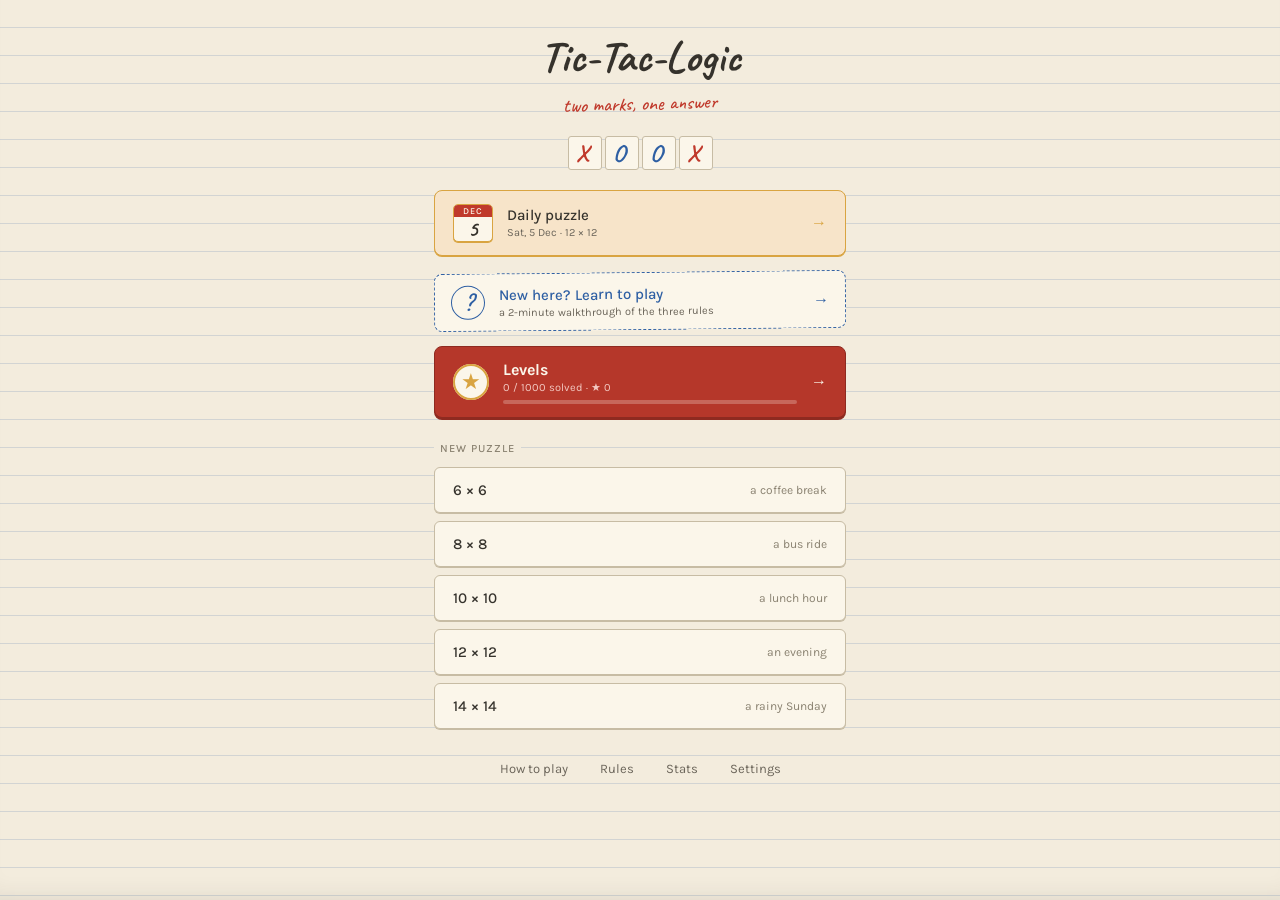
<file: index.html>
<!DOCTYPE html>
<html lang="en">
<head>
  <meta charset="utf-8">
  <meta name="viewport" content="width=device-width, initial-scale=1, viewport-fit=cover, user-scalable=no">
  <title>Tic-Tac-Logic</title>

  <!-- PWA / iOS home-screen app -->
  <link rel="manifest" href="manifest.json">
  <meta name="theme-color" content="#F3ECDD">
  <meta name="apple-mobile-web-app-capable" content="yes">
  <meta name="apple-mobile-web-app-status-bar-style" content="black-translucent">
  <meta name="apple-mobile-web-app-title" content="Tic-Tac-Logic">
  <link rel="apple-touch-icon" href="icons/icon-180.png">

  <!-- Fonts: Caveat (title + X/O marks), Karla (HUD, buttons, labels). One link. -->
  <link rel="preconnect" href="https://fonts.googleapis.com">
  <link rel="preconnect" href="https://fonts.gstatic.com" crossorigin>
  <link href="https://fonts.googleapis.com/css2?family=Caveat:wght@500;700&family=Karla:wght@400;500&display=swap" rel="stylesheet">

  <link rel="stylesheet" href="style.css">
</head>
<body>
  <div id="app">
    <!-- Screens are populated by ui.js -->
    <section id="start-screen" class="screen"></section>
    <section id="game-screen" class="screen"></section>
    <section id="tutorial-screen" class="screen"></section>
    <section id="levels-screen" class="screen"></section>
    <section id="pack-screen" class="screen"></section>
    <section id="daily-screen" class="screen"></section>
    <section id="dstats-screen" class="screen"></section>
  </div>

  <!-- shared overlay host (generating / win / rules) -->
  <div id="overlay" class="overlay"><div class="panel" id="overlay-panel"></div></div>

  <!--
    Script load order is load-bearing. Plain <script> tags share ONE global
    scope, so each file's top-level names are ambient globals for the files
    after it. board.js first; nothing re-declares an earlier name.
  -->
  <script src="board.js"></script>
  <script src="solver.js"></script>
  <script src="generator.js"></script>
  <script src="daily.js"></script>
  <script src="progress.js"></script>
  <script src="levels.js"></script>
  <script src="ui.js"></script>
</body>
</html>
</file>
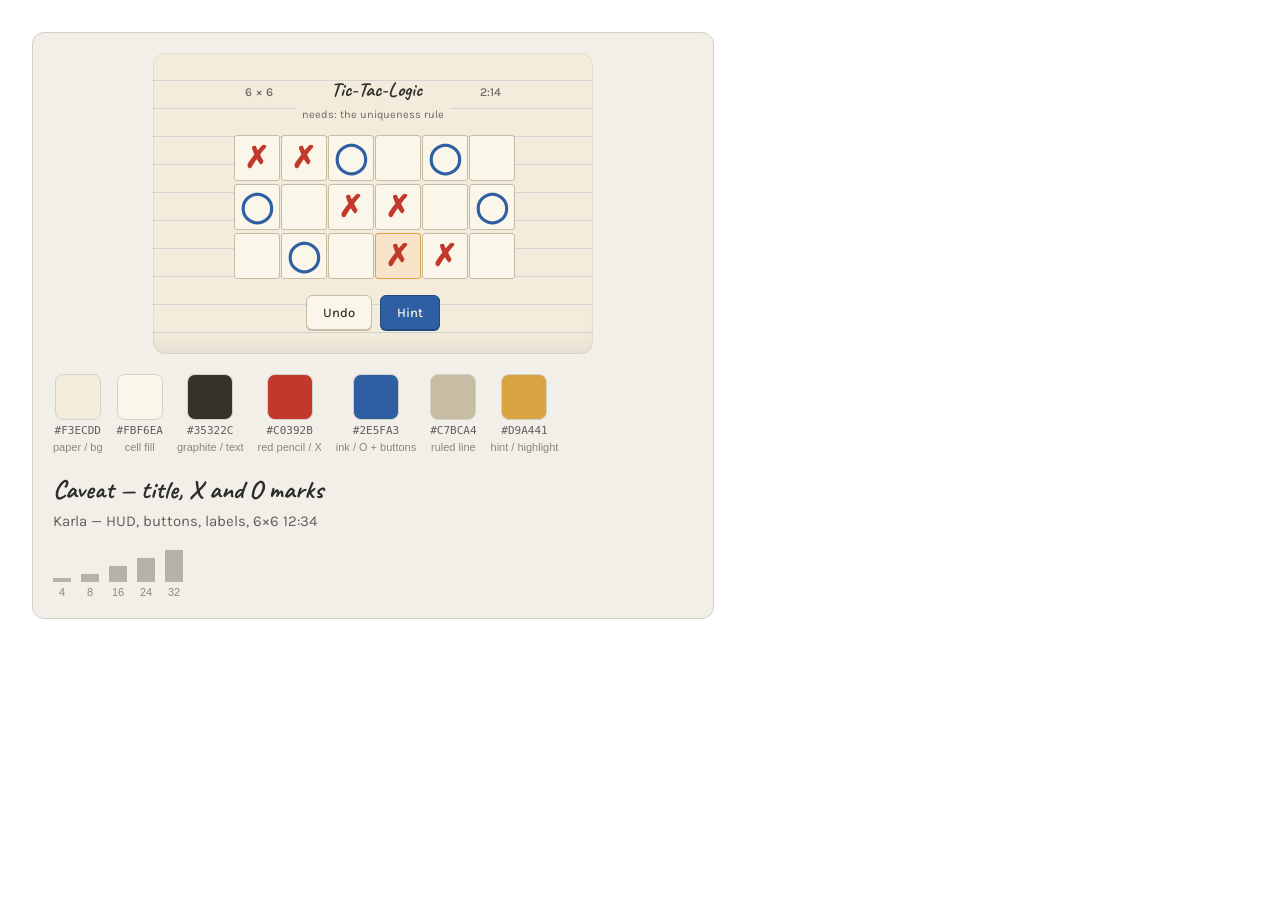
<file: moodboard-tic-tac-logic-exercise-book.html>
<!DOCTYPE html>
<html lang="en">
<head>
<meta charset="UTF-8">
<title>Mood board — Tic-Tac-Logic (concept anchor: school exercise book)</title>
<link href="https://fonts.googleapis.com/css2?family=Caveat:wght@500;700&family=Karla:wght@400;500&display=swap" rel="stylesheet">
<style>
  :root {
    --surface-1: #F1EFE8;
    --border: #D3D1C7;
    --border-strong: #B4B2A9;
    --text-primary: #2C2C2A;
    --text-secondary: #5F5E5A;
    --text-muted: #888780;
  }
  body {
    margin: 0;
    padding: 2rem;
    background: #FFFFFF;
    font-family: -apple-system, BlinkMacSystemFont, "Segoe UI", sans-serif;
  }
  .cell {
    width: 44px; height: 44px;
    display: flex; align-items: center; justify-content: center;
    font-family: 'Caveat', cursive; font-weight: 700; font-size: 30px;
    border: 1px solid #C7BCA4; background: #FBF6EA; border-radius: 3px;
  }
  .sw { display: flex; flex-direction: column; align-items: center; gap: 4px; }
  .hex { font-size: 11px; color: var(--text-secondary); font-family: ui-monospace, Menlo, monospace; }
  .role { font-size: 11px; color: var(--text-muted); }
</style>
</head>
<body>

<!--
  MOOD BOARD — Tic-Tac-Logic (Binairo/Takuzu)

  Concept anchor: "Tic-Tac-Logic feels like noughts and crosses scrawled in the
  margin of a school exercise book — paper, pencil, and a red pen that means
  business."

  Difficulty ladder: grid sizes (6x6 / 8x8 / 10x10 / 12x12 / 14x14), each with a
  solver technique ceiling so bigger means harder, not just longer.
-->

<div style="background: var(--surface-1); border-radius: 12px; border: 0.5px solid var(--border); padding: 1.25rem; max-width: 640px;">

  <div style="background-color:#F3ECDD; background-image:repeating-linear-gradient(to bottom, transparent 0px, transparent 27px, rgba(46,95,163,0.17) 27px, rgba(46,95,163,0.17) 28px); border-radius:12px; padding:1.5rem 1.25rem; display:flex; flex-direction:column; align-items:center; gap:14px; max-width:400px; margin:0 auto; box-shadow: inset 0 0 0 1px rgba(53,50,44,0.08), inset 0 -22px 26px -22px rgba(53,50,44,0.13);">
    <div style="display:flex; justify-content:space-between; width:264px; align-items:baseline;">
      <span style="font-family:'Karla',sans-serif; font-weight:500; font-size:12px; letter-spacing:0.5px; color:#6B655A; background:#F3ECDD; padding:0 4px;">6 &times; 6</span>
      <span style="font-family:'Caveat',cursive; font-weight:700; font-size:20px; color:#35322C;">Tic-Tac-Logic</span>
      <span style="font-family:'Karla',sans-serif; font-weight:500; font-size:12px; color:#6B655A; background:#F3ECDD; padding:0 4px;">2:14</span>
    </div>
    <div style="font-family:'Karla',sans-serif; font-weight:400; font-size:11px; color:#6B655A; background:#F3ECDD; padding:0 6px; margin-top:-8px;">needs: the uniqueness rule</div>
    <div style="display:grid; grid-template-columns:repeat(6,44px); gap:3px;">
      <div class="cell" style="color:#C0392B">&#10007;</div>
      <div class="cell" style="color:#C0392B">&#10007;</div>
      <div class="cell" style="color:#2E5FA3">&#9711;</div>
      <div class="cell"></div>
      <div class="cell" style="color:#2E5FA3">&#9711;</div>
      <div class="cell"></div>
      <div class="cell" style="color:#2E5FA3">&#9711;</div>
      <div class="cell"></div>
      <div class="cell" style="color:#C0392B">&#10007;</div>
      <div class="cell" style="color:#C0392B">&#10007;</div>
      <div class="cell"></div>
      <div class="cell" style="color:#2E5FA3">&#9711;</div>
      <div class="cell"></div>
      <div class="cell" style="color:#2E5FA3">&#9711;</div>
      <div class="cell"></div>
      <div class="cell" style="color:#C0392B; background:#F7E4C9; border-color:#D9A441">&#10007;</div>
      <div class="cell" style="color:#C0392B">&#10007;</div>
      <div class="cell"></div>
    </div>
    <div style="display:flex; gap:8px; margin-top:2px;">
      <div style="font-family:'Karla',sans-serif; font-weight:500; font-size:13px; color:#35322C; background:#FBF6EA; border:1px solid #C7BCA4; border-radius:6px; padding:9px 16px; box-shadow:0 1px 0 #C7BCA4;">Undo</div>
      <div style="font-family:'Karla',sans-serif; font-weight:500; font-size:13px; color:#FBF6EA; background:#2E5FA3; border:1px solid #24497D; border-radius:6px; padding:9px 16px; box-shadow:0 1px 0 #24497D;">Hint</div>
    </div>
  </div>

  <div style="display:flex; gap:14px; margin-top:1.25rem; flex-wrap:wrap;">
    <div class="sw"><div style="width:44px;height:44px;border-radius:8px;background:#F3ECDD;border:0.5px solid var(--border);"></div><span class="hex">#F3ECDD</span><span class="role">paper / bg</span></div>
    <div class="sw"><div style="width:44px;height:44px;border-radius:8px;background:#FBF6EA;border:0.5px solid var(--border);"></div><span class="hex">#FBF6EA</span><span class="role">cell fill</span></div>
    <div class="sw"><div style="width:44px;height:44px;border-radius:8px;background:#35322C;border:0.5px solid var(--border);"></div><span class="hex">#35322C</span><span class="role">graphite / text</span></div>
    <div class="sw"><div style="width:44px;height:44px;border-radius:8px;background:#C0392B;border:0.5px solid var(--border);"></div><span class="hex">#C0392B</span><span class="role">red pencil / X</span></div>
    <div class="sw"><div style="width:44px;height:44px;border-radius:8px;background:#2E5FA3;border:0.5px solid var(--border);"></div><span class="hex">#2E5FA3</span><span class="role">ink / O + buttons</span></div>
    <div class="sw"><div style="width:44px;height:44px;border-radius:8px;background:#C7BCA4;border:0.5px solid var(--border);"></div><span class="hex">#C7BCA4</span><span class="role">ruled line</span></div>
    <div class="sw"><div style="width:44px;height:44px;border-radius:8px;background:#D9A441;border:0.5px solid var(--border);"></div><span class="hex">#D9A441</span><span class="role">hint / highlight</span></div>
  </div>

  <div style="margin-top:1.25rem; display:flex; flex-direction:column; gap:6px;">
    <div style="font-family:'Caveat',cursive; font-weight:700; font-size:26px; color:var(--text-primary);">Caveat — title, X and O marks</div>
    <div style="font-family:'Karla',sans-serif; font-size:15px; color:var(--text-secondary);">Karla — HUD, buttons, labels, 6&times;6 12:34</div>
  </div>

  <div style="margin-top:1.25rem; display:flex; align-items:flex-end; gap:10px;">
    <div class="sw"><div style="width:18px;height:4px;background:var(--border-strong);"></div><span class="role">4</span></div>
    <div class="sw"><div style="width:18px;height:8px;background:var(--border-strong);"></div><span class="role">8</span></div>
    <div class="sw"><div style="width:18px;height:16px;background:var(--border-strong);"></div><span class="role">16</span></div>
    <div class="sw"><div style="width:18px;height:24px;background:var(--border-strong);"></div><span class="role">24</span></div>
    <div class="sw"><div style="width:18px;height:32px;background:var(--border-strong);"></div><span class="role">32</span></div>
  </div>

</div>
</body>
</html>
</file>
<file: style.css>
/* style.css — Tic-Tac-Logic
 * Concept: noughts and crosses scrawled in the margin of a school exercise book.
 * Paper + pencil (graphite clues) + red/blue pen (the player's marks).
 */

:root {
  /* palette */
  --paper:        #F3ECDD;
  --cell-fill:    #FBF6EA;
  --graphite:     #35322C;
  --rule-line:    #C7BCA4;
  --red-pencil:   #C0392B;
  --ink-blue:     #2E5FA3;
  --ink-blue-dk:  #24497D;
  --amber:        #D9A441;
  --amber-fill:   #F7E4C9;
  --amber-soft:   #FBEFD9;
  --bad-fill:     #F6DAD3;
  --label-muted:  #8A8271;
  --text-2nd:     #6B655A;
  --clue-fill:    #F7F1E3;
  --rule-rgba:    rgba(46, 95, 163, 0.17);
  --overlay-bg:   rgba(243, 236, 221, 0.86);

  /* spacing scale: 4 / 8 / 16 / 24 / 32 */
  --s1: 4px; --s2: 8px; --s3: 16px; --s4: 24px; --s5: 32px;

  /* grid sizing (recomputed per board in ui.js) */
  --cell: 44px;
  --gap: 3px;
  --mark-font: 30px;

  --ease: 0.18s ease;
}

* { box-sizing: border-box; }

html, body {
  margin: 0;
  padding: 0;
  height: 100%;
  -webkit-text-size-adjust: 100%;
}

body {
  font-family: 'Karla', sans-serif;
  color: var(--graphite);
  background-color: var(--paper);
  /* ruled notebook paper — one consistent 28px interval down the whole page */
  background-image: repeating-linear-gradient(
    to bottom,
    transparent 0px, transparent 27px,
    var(--rule-rgba) 27px, var(--rule-rgba) 28px
  );
  /* the page curving into the spine */
  box-shadow: inset 0 -22px 26px -22px rgba(53, 50, 44, 0.13);
  min-height: 100vh;
  touch-action: manipulation;
  -webkit-tap-highlight-color: transparent;
  /* safe-area padding for iOS notch / home indicator */
  padding:
    env(safe-area-inset-top) env(safe-area-inset-right)
    env(safe-area-inset-bottom) env(safe-area-inset-left);
}

/* ---- screens + cross-fade ------------------------------------------------ */
#app { position: relative; min-height: 100vh; }

.screen {
  min-height: 100vh;
  display: none;
  flex-direction: column;
  align-items: center;
  padding: var(--s4) var(--s4) var(--s5);
}
.screen.active { display: flex; animation: fadeIn 0.28s ease; }
@keyframes fadeIn { from { opacity: 0; } to { opacity: 1; } }

/* bare text sitting directly on the paper needs its own opaque bg + padding,
   or a ruled line runs through the words */
.on-paper { background: var(--paper); padding: 0 6px; }

/* ========================================================================= *
 * START SCREEN
 * ========================================================================= */
#start-screen { justify-content: flex-start; gap: var(--s3); max-width: 460px; margin: 0 auto; width: 100%; }

.title {
  font-family: 'Caveat', cursive;
  font-weight: 700;
  font-size: 44px;
  line-height: 1.15;
  color: var(--graphite);
  text-align: center;
  margin: var(--s2) 0 0;
  /* the title SHOULD sit on the ruling — that's what writing in a notebook looks like */
}
.tagline {
  font-family: 'Caveat', cursive;
  font-weight: 500;
  font-size: 20px;
  color: var(--red-pencil);
  text-align: center;
  transform: rotate(-1.5deg);
  margin: calc(-1 * var(--s2)) 0 0;
}

/* decorative 4-cell strip X O O X (a miniature that also shows the no-triple rule) */
.deco-strip { display: flex; gap: var(--gap); margin: var(--s1) 0; }
.deco-strip .cell { width: 34px; height: 34px; font-size: 24px; }

/* Continue card */
.continue-card {
  width: 100%;
  display: flex;
  align-items: center;
  justify-content: space-between;
  background: var(--ink-blue);
  border: 1px solid var(--ink-blue-dk);
  border-radius: 8px;
  box-shadow: 0 1px 0 var(--ink-blue-dk);
  padding: 13px 18px;
  color: #FBF6EA;
  cursor: pointer;
  transition: transform var(--ease);
}
.continue-card:active { transform: translateY(1px); box-shadow: none; }
.continue-card .cc-main { font-family: 'Karla'; font-weight: 500; font-size: 15px; }
.continue-card .cc-sub { font-family: 'Karla'; font-weight: 400; font-size: 11px; color: #C6D8EE; margin-top: 2px; }
.continue-card .cc-arrow { font-size: 20px; color: #C6D8EE; }

.section-label {
  align-self: flex-start;
  font-family: 'Karla'; font-weight: 500; font-size: 11px;
  letter-spacing: 1px; text-transform: uppercase; color: var(--label-muted);
  margin: var(--s2) 0 calc(-1 * var(--s1));
}

/* size buttons */
.size-list { width: 100%; display: flex; flex-direction: column; gap: var(--s2); }
.size-btn {
  width: 100%;
  display: flex; align-items: center; justify-content: space-between;
  background: var(--cell-fill);
  border: 1px solid var(--rule-line);
  border-radius: 6px;
  box-shadow: 0 1px 0 var(--rule-line);
  padding: 13px 18px;
  cursor: pointer;
  transition: transform var(--ease);
}
.size-btn:active { transform: translateY(1px); box-shadow: none; }
.size-btn .sb-size { font-family: 'Karla'; font-weight: 500; font-size: 15px; color: var(--graphite); }
.size-btn .sb-flavor { font-family: 'Karla'; font-weight: 400; font-size: 12px; color: var(--label-muted); }

/* footer */
.footer {
  display: flex; gap: 20px; justify-content: center;
  margin-top: var(--s3);
}
.footer a {
  font-family: 'Karla'; font-weight: 400; font-size: 13px;
  color: var(--text-2nd); text-decoration: none; cursor: pointer;
  background: var(--paper); padding: 0 6px; /* so the ruling doesn't cross the words */
}

/* ========================================================================= *
 * GAME SCREEN
 * ========================================================================= */
/* top bar pinned up top; the title block floats midway between it and the
   board; board + hint + buttons stay together as one tight group */
#game-screen {
  justify-content: flex-start; gap: 0; width: 100%; max-width: 520px; margin: 0 auto;
  min-height: 100dvh;
  padding: var(--s2) 12px calc(var(--s3) + env(safe-area-inset-bottom));
}

.hud-row { width: 100%; display: flex; justify-content: space-between; align-items: center; }
.hud {
  width: 100%; flex: 1; min-height: 72px;
  display: flex; flex-direction: column; align-items: center; justify-content: center; gap: 2px;
}
.game-spacer { flex: 0.8; }

/* back-to-home: a quiet text button, but a full 44px tap target */
.home-btn {
  justify-self: start;
  font-family: 'Karla'; font-weight: 500; font-size: 13px; color: var(--text-2nd);
  background: var(--paper); border: none; padding: 0 6px; min-height: 44px; min-width: 44px;
  text-align: left; cursor: pointer;
}
.home-btn:active { color: var(--graphite); }
.hud-size, .hud-timer {
  font-family: 'Karla'; font-weight: 500; font-size: 13px; color: var(--text-2nd);
  background: var(--paper); padding: 0 4px;
}
/* paused: hide the grid so the clock can't be cheated */
#game-screen.paused .board-wrap { filter: blur(10px); }
.hud-title {
  font-family: 'Caveat', cursive; font-weight: 700; font-size: 28px; color: var(--graphite);
  background: var(--paper); padding: 0 6px; line-height: 1.1;
}
.hud-badge {
  font-family: 'Karla'; font-weight: 400; font-size: 11px; color: var(--text-2nd);
  background: var(--paper); padding: 0 6px;
}
.hud-progress {
  font-family: 'Karla'; font-weight: 400; font-size: 11px; color: var(--label-muted);
  background: var(--paper); padding: 0 6px;
}

/* the board — the single most dominant element on screen */
.board-wrap { display: flex; justify-content: center; width: 100%; margin: var(--s2) 0 var(--s1); }
#game-screen .hint-reason { margin-bottom: var(--s2); }
/* one full-width row of equal, thumb-sized buttons */
#game-screen .controls { width: 100%; flex-wrap: nowrap; }
#game-screen .controls .btn { flex: 1; min-height: 52px; font-size: 15px; padding: 0 4px; }
#game-screen .controls .btn[hidden] { display: none; }
.board {
  position: relative; /* anchor for the win-stroke overlay */
  display: grid;
  grid-template-columns: repeat(var(--n), var(--cell));
  gap: var(--gap);
  /* subtle paper panel behind the grid so ruling doesn't peek through gaps */
  padding: var(--gap);
  background: var(--paper);
  border-radius: 4px;
}

/* red-pencil victory stroke drawn across the finished grid */
.win-stroke { position: absolute; left: 0; top: 0; width: 100%; height: 100%; pointer-events: none; z-index: 5; }
.win-path { fill: none; stroke: var(--red-pencil); stroke-width: 6; stroke-linecap: round; opacity: 0.9; }

/* the title's one happy bounce on a win */
.hud-title.bounce { animation: titleBounce 0.6s ease; }
@keyframes titleBounce {
  0% { transform: translateY(0) rotate(0); }
  30% { transform: translateY(-8px) rotate(-2deg); }
  55% { transform: translateY(0) rotate(1deg); }
  75% { transform: translateY(-3px); }
  100% { transform: translateY(0) rotate(0); }
}

.cell {
  width: var(--cell); height: var(--cell);
  display: flex; align-items: center; justify-content: center;
  font-family: 'Caveat', cursive; font-weight: 700;
  font-size: var(--mark-font); line-height: 1;
  border: 1px solid var(--rule-line);
  background: var(--cell-fill);
  border-radius: 3px;
  cursor: pointer;
  user-select: none; -webkit-user-select: none;
  transition: background var(--ease), border-color var(--ease);
}
.cell.x { color: var(--red-pencil); }
.cell.o { color: var(--ink-blue); }
/* given clues: graphite pencil, a touch heavier, not editable */
.cell.clue { color: var(--graphite); cursor: default; background: var(--clue-fill); }
.cell.clue .mark { font-weight: 700; text-shadow: 0 0 0.4px var(--graphite); }

/* the mark element draws in by hand */
/* Caveat is slanted: its X/O ink overhangs the glyph's box by ~0.18em on the
   right. Safari clips a transformed (animating) element to its box, which cut
   the right edge off freshly placed marks. The right padding makes the box
   contain the ink, and also centres the ink in the cell. */
.cell .mark { display: inline-block; padding-right: 0.2em; }
.cell .mark.draw { animation: drawIn 0.2s ease-out; }
@keyframes drawIn {
  from { transform: scale(0.6) rotate(-8deg); opacity: 0; }
  60%  { transform: scale(1.06) rotate(2deg); opacity: 1; }
  to   { transform: scale(1) rotate(0); opacity: 1; }
}

/* hint flash — pulses amber to draw the eye, then settles on the amber fill */
.cell.hint { background: var(--amber-fill); border-color: var(--amber); animation: hintPulse 0.9s ease 2; }
@keyframes hintPulse {
  0%, 100% { background: var(--amber-fill); }
  50% { background: var(--amber); border-color: #B9862B; }
}

/* violation: flagged only after the player pauses (see ui.js scheduleViolations) */
.cell.bad { background: var(--bad-fill); border-color: var(--red-pencil); }
.cell.bad .mark { text-decoration: underline; text-decoration-color: var(--red-pencil); }

/* hint layers: the line in question, the cells that prove it, the answer's ghost */
.cell.hint-line { background: var(--amber-soft); }
.cell.hint-ev { background: var(--amber-fill); border-color: var(--amber); }
.cell .mark.ghost { opacity: 0.4; }
.cell.shake { animation: shake 0.3s ease; }
@keyframes shake {
  0%,100% { transform: translateX(0); }
  25% { transform: translateX(-2px); } 75% { transform: translateX(2px); }
}

/* controls */
.controls { display: flex; gap: var(--s2); flex-wrap: wrap; justify-content: center; }
.controls[hidden] { display: none; }
.btn {
  font-family: 'Karla'; font-weight: 500; font-size: 13px;
  color: var(--graphite);
  background: var(--cell-fill);
  border: 1px solid var(--rule-line);
  border-radius: 6px;
  box-shadow: 0 1px 0 var(--rule-line);
  padding: 9px 16px;
  cursor: pointer;
  transition: transform var(--ease);
}
.btn:active { transform: translateY(1px); box-shadow: none; }
.btn.primary {
  color: #FBF6EA; background: var(--ink-blue);
  border-color: var(--ink-blue-dk); box-shadow: 0 1px 0 var(--ink-blue-dk);
}
.btn:disabled { opacity: 0.45; cursor: default; }
.btn { min-height: 44px; }

/* quiet secondary action ("skip tutorial", "admire the board") */
.link-btn {
  font-family: 'Karla'; font-size: 13px; color: var(--text-2nd);
  background: var(--paper); border: none; padding: 0 6px; min-height: 44px;
  text-decoration: underline; text-underline-offset: 3px; cursor: pointer;
}
.overlay .panel .link-btn { margin-top: var(--s2); background: transparent; }

/* ========================================================================= *
 * TUTORIAL
 * ========================================================================= */
/* "New here?" — a pencilled sticky note: dashed ink outline, plain paper, "?" badge */
.learn-card {
  width: 100%;
  display: flex; align-items: center; gap: 14px;
  background: var(--cell-fill);
  border: 1.5px dashed var(--ink-blue);
  border-radius: 8px;
  padding: 11px 16px;
  cursor: pointer;
  transform: rotate(-0.6deg);
  transition: transform var(--ease);
}
.learn-card:active { transform: rotate(-0.6deg) translateY(1px); }
.learn-card .lc-badge {
  flex: none; width: 34px; height: 34px; border-radius: 50%;
  display: flex; align-items: center; justify-content: center;
  border: 1.5px solid var(--ink-blue); color: var(--ink-blue);
  font-family: 'Caveat', cursive; font-weight: 700; font-size: 24px; line-height: 1;
}
.learn-card .lc-main { font-family: 'Karla'; font-weight: 500; font-size: 15px; color: var(--ink-blue); }
.learn-card .lc-sub { font-family: 'Karla'; font-size: 11px; color: var(--text-2nd); margin-top: 2px; }
.learn-card .cc-arrow { color: var(--ink-blue); }
.card-text { flex: 1; min-width: 0; }

#tutorial-screen { justify-content: flex-start; gap: var(--s3); width: 100%; max-width: 460px; margin: 0 auto; }
.tut-top { width: 100%; display: grid; grid-template-columns: 1fr auto 1fr; align-items: center; }
.tut-dots { display: flex; gap: 6px; }
.tut-dot { width: 8px; height: 8px; border-radius: 50%; background: var(--rule-line); }
.tut-dot.past { background: var(--label-muted); }
.tut-dot.on { background: var(--red-pencil); }
.tut-title {
  font-family: 'Caveat', cursive; font-weight: 700; font-size: 30px; color: var(--graphite);
  margin: 0; text-align: center;
}
.tut-text, .tut-task {
  font-family: 'Karla'; font-size: 15px; line-height: 1.5; color: var(--text-2nd);
  background: var(--cell-fill); border: 1px solid var(--rule-line); border-radius: 8px;
  padding: var(--s3); margin: 0; width: 100%;
}
.tut-task { text-align: center; font-weight: 500; color: var(--graphite); background: var(--paper); border-style: dashed; }
.tut-task.good { color: var(--ink-blue); border-color: var(--ink-blue); border-style: solid; }
.tut-task.oops { color: var(--red-pencil); border-color: var(--red-pencil); }
.tut-board {
  display: grid; gap: 3px; padding: 3px;
  background: var(--paper); border-radius: 4px;
  font-size: 30px;
}
.tut-board .cell { width: 44px; height: 44px; font-size: 30px; }
.tut-board .cell.target { border: 2px dashed var(--amber); }
.tut-board .cell.target.x, .tut-board .cell.target.o { border-style: solid; }
.tut-board .cell.locked { opacity: 0.35; cursor: default; }

/* hint reason line */
.hint-reason {
  min-height: 18px;
  font-family: 'Karla'; font-weight: 400; font-size: 13px; color: var(--text-2nd);
  background: var(--paper); padding: 0 6px; text-align: center;
}

/* ---- overlays (generating / win / modal) --------------------------------- */
.overlay {
  position: fixed; inset: 0;
  display: none; align-items: center; justify-content: center;
  background: var(--overlay-bg);
  z-index: 20; padding: var(--s4);
}
.overlay.active { display: flex; animation: fadeIn 0.2s ease; }
.overlay .panel {
  background: var(--cell-fill);
  border: 1px solid var(--rule-line);
  border-radius: 10px;
  box-shadow: 0 1px 0 var(--rule-line);
  padding: var(--s4);
  max-width: 340px; width: 100%;
  text-align: center;
}
.overlay .panel h2 { font-family: 'Caveat'; font-weight: 700; font-size: 30px; margin: 0 0 var(--s2); color: var(--graphite); }
.overlay .panel p { font-family: 'Karla'; font-size: 14px; color: var(--text-2nd); margin: var(--s1) 0; line-height: 1.5; }
.overlay .panel .btn { margin-top: var(--s3); }

.spinner {
  font-family: 'Caveat'; font-weight: 700; font-size: 22px; color: var(--text-2nd);
}
.spinner .dot { animation: blink 1.2s infinite; }
.spinner .dot:nth-child(2) { animation-delay: 0.2s; }
.spinner .dot:nth-child(3) { animation-delay: 0.4s; }
@keyframes blink { 0%, 100% { opacity: 0.25; } 50% { opacity: 1; } }

/* rules modal list */
.rules-list { text-align: left; margin: var(--s2) 0; padding-left: var(--s4); }
.rules-list li { font-family: 'Karla'; font-size: 14px; color: var(--text-2nd); margin: var(--s2) 0; line-height: 1.45; }

/* stats table */
.stats-table { width: 100%; border-collapse: collapse; margin: var(--s2) 0; }
.stats-table th, .stats-table td {
  font-family: 'Karla'; font-size: 12px; color: var(--text-2nd);
  padding: 5px 4px; text-align: center; border-bottom: 1px solid var(--rule-line);
}
.stats-table th { font-weight: 500; color: var(--label-muted); }
.stats-table td:first-child { font-weight: 500; color: var(--graphite); }
.stats-sub {
  font-family: 'Karla'; font-weight: 500; font-size: 11px; text-transform: uppercase;
  letter-spacing: 1px; color: var(--label-muted); margin: var(--s3) 0 0; text-align: left;
}

/* settings toggles */
.setting-row {
  display: flex; align-items: center; justify-content: space-between;
  padding: var(--s2) 0; border-bottom: 1px solid var(--rule-line);
  font-family: 'Karla'; font-size: 15px; color: var(--graphite);
}
.setting-value { font-size: 14px; color: var(--text-2nd); }
.toggle {
  width: 46px; height: 26px; border-radius: 13px; border: 1px solid var(--rule-line);
  background: var(--paper); position: relative; cursor: pointer; padding: 0;
  transition: background var(--ease), border-color var(--ease);
}
.toggle .knob {
  position: absolute; top: 2px; left: 2px; width: 20px; height: 20px; border-radius: 50%;
  background: var(--label-muted); transition: transform var(--ease), background var(--ease);
}
.toggle.on { background: var(--ink-blue); border-color: var(--ink-blue-dk); }
.toggle.on .knob { transform: translateX(20px); background: #FBF6EA; }

/* share button feedback */
.share-row { display: flex; gap: var(--s2); justify-content: center; margin-top: var(--s3); flex-wrap: wrap; }

/* ========================================================================= *
 * DAILY CHALLENGE
 * ========================================================================= */
.daily-card {
  width: 100%;
  display: flex; align-items: center; gap: 14px;
  background: var(--amber-fill); border: 1px solid var(--amber); border-radius: 8px;
  box-shadow: 0 1px 0 var(--amber); padding: 13px 18px; cursor: pointer;
  transition: transform var(--ease);
}
.daily-card:active { transform: translateY(1px); box-shadow: none; }
.daily-card .lc-main { font-family: 'Karla'; font-weight: 500; font-size: 15px; color: var(--graphite); }
.daily-card .lc-sub { font-family: 'Karla'; font-size: 11px; color: var(--text-2nd); margin-top: 2px; }
.daily-card .cc-arrow { color: var(--amber); }
/* tear-off calendar tile: red month band over the day number */
.dc-tile {
  flex: none; width: 40px; overflow: hidden;
  display: flex; flex-direction: column; align-items: center;
  background: var(--cell-fill); border: 1px solid var(--amber); border-radius: 5px;
  box-shadow: 0 1px 0 var(--amber);
}
.dc-mon {
  width: 100%; text-align: center; padding: 1px 0;
  background: var(--red-pencil); color: #FBF6EA;
  font-family: 'Karla'; font-weight: 500; font-size: 9px; letter-spacing: 1px; text-transform: uppercase;
}
.dc-day { font-family: 'Caveat', cursive; font-weight: 700; font-size: 22px; line-height: 1.1; color: var(--graphite); }

#daily-screen { justify-content: flex-start; gap: var(--s3); width: 100%; max-width: 460px; margin: 0 auto; }
.daily-today {
  width: 100%; min-height: 56px; padding: 10px 16px;
  display: flex; flex-direction: column; align-items: center; gap: 2px;
  background: var(--ink-blue); color: #FBF6EA; border: 1px solid var(--ink-blue-dk); border-radius: 8px;
  box-shadow: 0 1px 0 var(--ink-blue-dk); cursor: pointer; font-family: 'Karla';
}
.daily-today .dt-main { font-weight: 500; font-size: 16px; }
.daily-today .dt-sub { font-size: 12px; opacity: 0.85; }
.daily-stats { width: 100%; display: grid; grid-template-columns: repeat(3, 1fr); gap: var(--s2); }
.daily-stats div {
  display: flex; flex-direction: column; align-items: center; padding: 6px 0;
  background: var(--cell-fill); border: 1px solid var(--rule-line); border-radius: 6px;
}
.daily-stats b { font-family: 'Caveat', cursive; font-size: 26px; line-height: 1; color: var(--graphite); }
.daily-stats span { font-family: 'Karla'; font-size: 11px; color: var(--label-muted); }
.cal-nav { width: 100%; display: flex; align-items: center; justify-content: space-between; }
.cal-title { font-family: 'Karla'; font-weight: 500; font-size: 14px; color: var(--graphite); background: var(--paper); padding: 0 6px; }
.cal-arrow {
  min-width: 44px; min-height: 44px; font-size: 22px; color: var(--graphite);
  background: var(--cell-fill); border: 1px solid var(--rule-line); border-radius: 6px; cursor: pointer;
}
.cal-arrow:disabled { opacity: 0.3; cursor: default; }
.cal-grid { width: 100%; display: grid; grid-template-columns: repeat(7, 1fr); gap: 4px; }
.cal-head { text-align: center; font-family: 'Karla'; font-size: 11px; color: var(--label-muted); background: var(--paper); }
.cal-cell {
  position: relative; min-height: 44px; padding: 0;
  display: flex; align-items: center; justify-content: center;
  font-family: 'Karla'; font-size: 13px; color: var(--graphite);
  background: var(--cell-fill); border: 1px solid var(--rule-line); border-radius: 6px; cursor: pointer;
}
.cal-cell.blank { background: transparent; border: none; cursor: default; }
.cal-cell.off { opacity: 0.35; cursor: default; }
.cal-cell.today { border: 2px solid var(--red-pencil); }
.cal-cell .cal-mark { position: absolute; right: 3px; bottom: 0; font-family: 'Caveat', cursive; font-weight: 700; font-size: 18px; }
.cal-cell.ontime .cal-mark, .cal-legend .ontime { color: var(--red-pencil); }
.cal-cell.late .cal-mark, .cal-legend .late { color: var(--label-muted); }
.cal-legend { font-family: 'Karla'; font-size: 11px; color: var(--text-2nd); background: var(--paper); padding: 0 6px; margin: 0; text-align: center; }

/* ---- Daily stats screen ---- */
#dstats-screen { justify-content: flex-start; gap: var(--s3); width: 100%; max-width: 460px; margin: 0 auto; }
#dstats-screen .section-label { margin-bottom: calc(-1 * var(--s2)); }
.ds-hero {
  width: 100%; display: flex; align-items: center; gap: 14px; padding: 12px 16px;
  background: var(--amber-fill); border: 1px solid var(--amber); border-radius: 8px;
  font-family: 'Karla'; font-size: 14px; color: var(--graphite);
}
.ds-flame { font-size: 36px; line-height: 1; }
.ds-big { font-family: 'Caveat', cursive; font-weight: 700; font-size: 44px; line-height: 0.9; }
.ds-hero-sub { font-size: 12px; color: var(--text-2nd); margin-top: 2px; }
.ds-card { width: 100%; padding: 10px 12px; background: var(--cell-fill); border: 1px solid var(--rule-line); border-radius: 8px; }
.ds-grid { display: grid; grid-template-columns: repeat(12, 1fr); grid-template-rows: repeat(7, 1fr); grid-auto-flow: column; gap: 3px; }
.ds-grid span, .ds-legend i { aspect-ratio: 1; border-radius: 3px; border: 1px solid var(--rule-line); background: var(--cell-fill); }
.ds-grid .ds-on, .ds-legend .ds-on { background: var(--red-pencil); border-color: var(--red-pencil); }
.ds-grid .ds-late, .ds-legend .ds-late { background: var(--label-muted); border-color: var(--label-muted); }
.ds-grid .ds-future, .ds-grid .ds-before { opacity: 0.25; }
.ds-legend { display: flex; gap: 12px; margin-top: 8px; font-family: 'Karla'; font-size: 11px; color: var(--text-2nd); }
.ds-legend span { display: flex; align-items: center; gap: 4px; }
.ds-legend i { display: inline-block; width: 10px; height: 10px; }
.ds-table { padding: 2px 12px; }
.ds-row { display: grid; grid-template-columns: 70px 1fr 1fr 1fr; gap: 6px; padding: 7px 0; font-family: 'Karla'; font-size: 13px; color: var(--graphite); border-top: 1px solid var(--rule-line); }
.ds-row b { font-weight: 500; }
.ds-row.ds-head { border-top: none; font-size: 12px; color: var(--label-muted); }
.ds-starrow { display: flex; align-items: center; gap: 8px; margin: 4px 0; font-family: 'Karla'; font-size: 12px; color: var(--graphite); }
.ds-stars { width: 44px; color: var(--amber); }
.ds-bar { flex: 1; height: 8px; border-radius: 4px; background: var(--paper); overflow: hidden; }
.ds-bar span { display: block; height: 100%; background: var(--amber); border-radius: 4px; }
.ds-count { min-width: 22px; text-align: right; }
.ds-miles { width: 100%; display: grid; grid-template-columns: repeat(4, 1fr); gap: var(--s2); }
.ds-mile {
  display: flex; flex-direction: column; align-items: center; padding: 6px 0;
  background: var(--cell-fill); border: 1px solid var(--rule-line); border-radius: 8px; opacity: 0.55;
}
.ds-mile b { font-family: 'Caveat', cursive; font-weight: 700; font-size: 24px; line-height: 1; color: var(--graphite); }
.ds-mile span { font-family: 'Karla'; font-size: 11px; color: var(--text-2nd); }
.ds-mile.done { opacity: 1; border-color: var(--red-pencil); }
.ds-mile.done b { color: var(--red-pencil); }

/* ========================================================================= *
 * LEVEL PACKS
 * ========================================================================= */
/* Levels — the solid red "campaign" card: gold star badge + overall progress bar */
.levels-card {
  --lv-bg: #B5372A; --lv-edge: #8E2A20; --lv-ink: #FBF6EA; --lv-soft: #F3C9C2;
  width: 100%;
  display: flex; align-items: center; gap: 14px;
  background: var(--lv-bg);
  border: 1px solid var(--lv-edge);
  border-radius: 8px;
  box-shadow: 0 2px 0 var(--lv-edge);
  padding: 13px 18px;
  cursor: pointer;
  transition: transform var(--ease);
}
.levels-card:active { transform: translateY(2px); box-shadow: none; }
.levels-card .lv-badge {
  flex: none; width: 36px; height: 36px; border-radius: 50%;
  display: flex; align-items: center; justify-content: center;
  background: var(--lv-ink); color: var(--amber);
  font-size: 22px; line-height: 1;
  box-shadow: inset 0 0 0 2px var(--amber);
}
.levels-card .lc-main { font-family: 'Karla'; font-weight: 700; font-size: 16px; color: var(--lv-ink); }
.levels-card .lc-sub { font-family: 'Karla'; font-size: 11px; color: var(--lv-soft); margin-top: 2px; }
.levels-card .lv-bar { height: 4px; margin-top: 6px; border-radius: 2px; background: rgba(251, 246, 234, 0.25); overflow: hidden; }
.levels-card .lv-bar span { display: block; height: 100%; background: var(--amber); border-radius: 2px; }
.levels-card .cc-arrow { color: var(--lv-ink); }
body.dark .levels-card { --lv-bg: #9A3328; --lv-edge: #6E231B; }

#levels-screen, #pack-screen {
  justify-content: flex-start; gap: var(--s3);
  width: 100%; max-width: 460px; margin: 0 auto;
}
.screen-top { width: 100%; display: grid; grid-template-columns: 1fr auto 1fr; align-items: center; }
.screen-title {
  font-family: 'Caveat', cursive; font-weight: 700; font-size: 30px;
  color: var(--graphite); margin: 0; text-align: center;
}

.pack-tabs { width: 100%; display: grid; grid-template-columns: repeat(4, 1fr); gap: var(--s1); }
.tab-btn {
  min-height: 48px; padding: 4px 2px;
  display: flex; flex-direction: column; align-items: center; justify-content: center; gap: 1px;
  font-family: 'Karla'; font-weight: 500; font-size: 12px; color: var(--text-2nd);
  background: var(--paper); border: 1px solid var(--rule-line); border-radius: 6px; cursor: pointer;
}
.tab-btn .tab-sub { font-weight: 400; font-size: 10px; color: var(--label-muted); }
.tab-btn.on { color: var(--graphite); background: var(--cell-fill); border: 2px solid var(--red-pencil); }

.level-grid { width: 100%; display: grid; grid-template-columns: repeat(5, 1fr); gap: var(--s2); }
.level-btn {
  min-height: 56px; padding: 0;
  display: flex; flex-direction: column; align-items: center; justify-content: center; gap: 2px;
  background: var(--cell-fill);
  border: 1px solid var(--rule-line); border-radius: 6px;
  box-shadow: 0 1px 0 var(--rule-line);
  font-family: 'Karla'; color: var(--graphite);
  cursor: pointer;
  transition: transform var(--ease);
}
.level-btn:active { transform: translateY(1px); box-shadow: none; }
.level-btn .lv-num { font-family: 'Caveat', cursive; font-weight: 700; font-size: 22px; line-height: 1; }
.level-btn .lv-stars { font-size: 11px; letter-spacing: 1px; color: var(--amber); }
.level-btn .lv-lock { font-size: 9px; text-transform: uppercase; letter-spacing: 0.5px; color: var(--label-muted); }
.level-btn.next { border: 2px solid var(--red-pencil); }
.level-btn.locked { opacity: 0.4; cursor: default; box-shadow: none; }
.win-stars { display: flex; justify-content: center; gap: var(--s2); font-size: 40px; line-height: 1; margin: var(--s1) 0 var(--s2); }
.win-star { color: var(--rule-line); }
.win-star.on { color: var(--amber); animation: starPop 0.45s ease both; }
@keyframes starPop {
  0%   { transform: scale(0) rotate(-30deg); opacity: 0; }
  70%  { transform: scale(1.25) rotate(8deg); opacity: 1; }
  100% { transform: scale(1) rotate(0); opacity: 1; }
}

/* ========================================================================= *
 * DARK THEME — "night desk lamp": warm dark paper, dimmed bluish ruling,
 * a little lamp-glow. Not a generic invert.
 * ========================================================================= */
body.dark {
  --paper:        #262019;
  --cell-fill:    #322A20;
  --clue-fill:    #3B3222;
  --graphite:     #ECE3D0;
  --rule-line:    #4C4235;
  --red-pencil:   #E06A5C;
  --ink-blue:     #79A6DE;
  --ink-blue-dk:  #3D5B85;
  --amber:        #E4B65E;
  --amber-fill:   #4A3B22;
  --amber-soft:   #3C3121;
  --bad-fill:     #4A2A24;
  --label-muted:  #9E9482;
  --text-2nd:     #C7BBA6;
  --rule-rgba:    rgba(121, 166, 222, 0.10);
  --overlay-bg:   rgba(24, 20, 15, 0.90);
}
body.dark {
  background-color: #262019;
  /* a warm pool of lamplight from the upper area, over the ruled page */
  background-image:
    repeating-linear-gradient(to bottom, transparent 0px, transparent 27px, var(--rule-rgba) 27px, var(--rule-rgba) 28px),
    radial-gradient(120% 60% at 50% 0%, rgba(224, 182, 94, 0.10), rgba(224, 182, 94, 0) 60%);
  box-shadow: inset 0 -22px 26px -22px rgba(0, 0, 0, 0.5);
}
body.dark .cell.clue .mark { text-shadow: none; }
</file>
